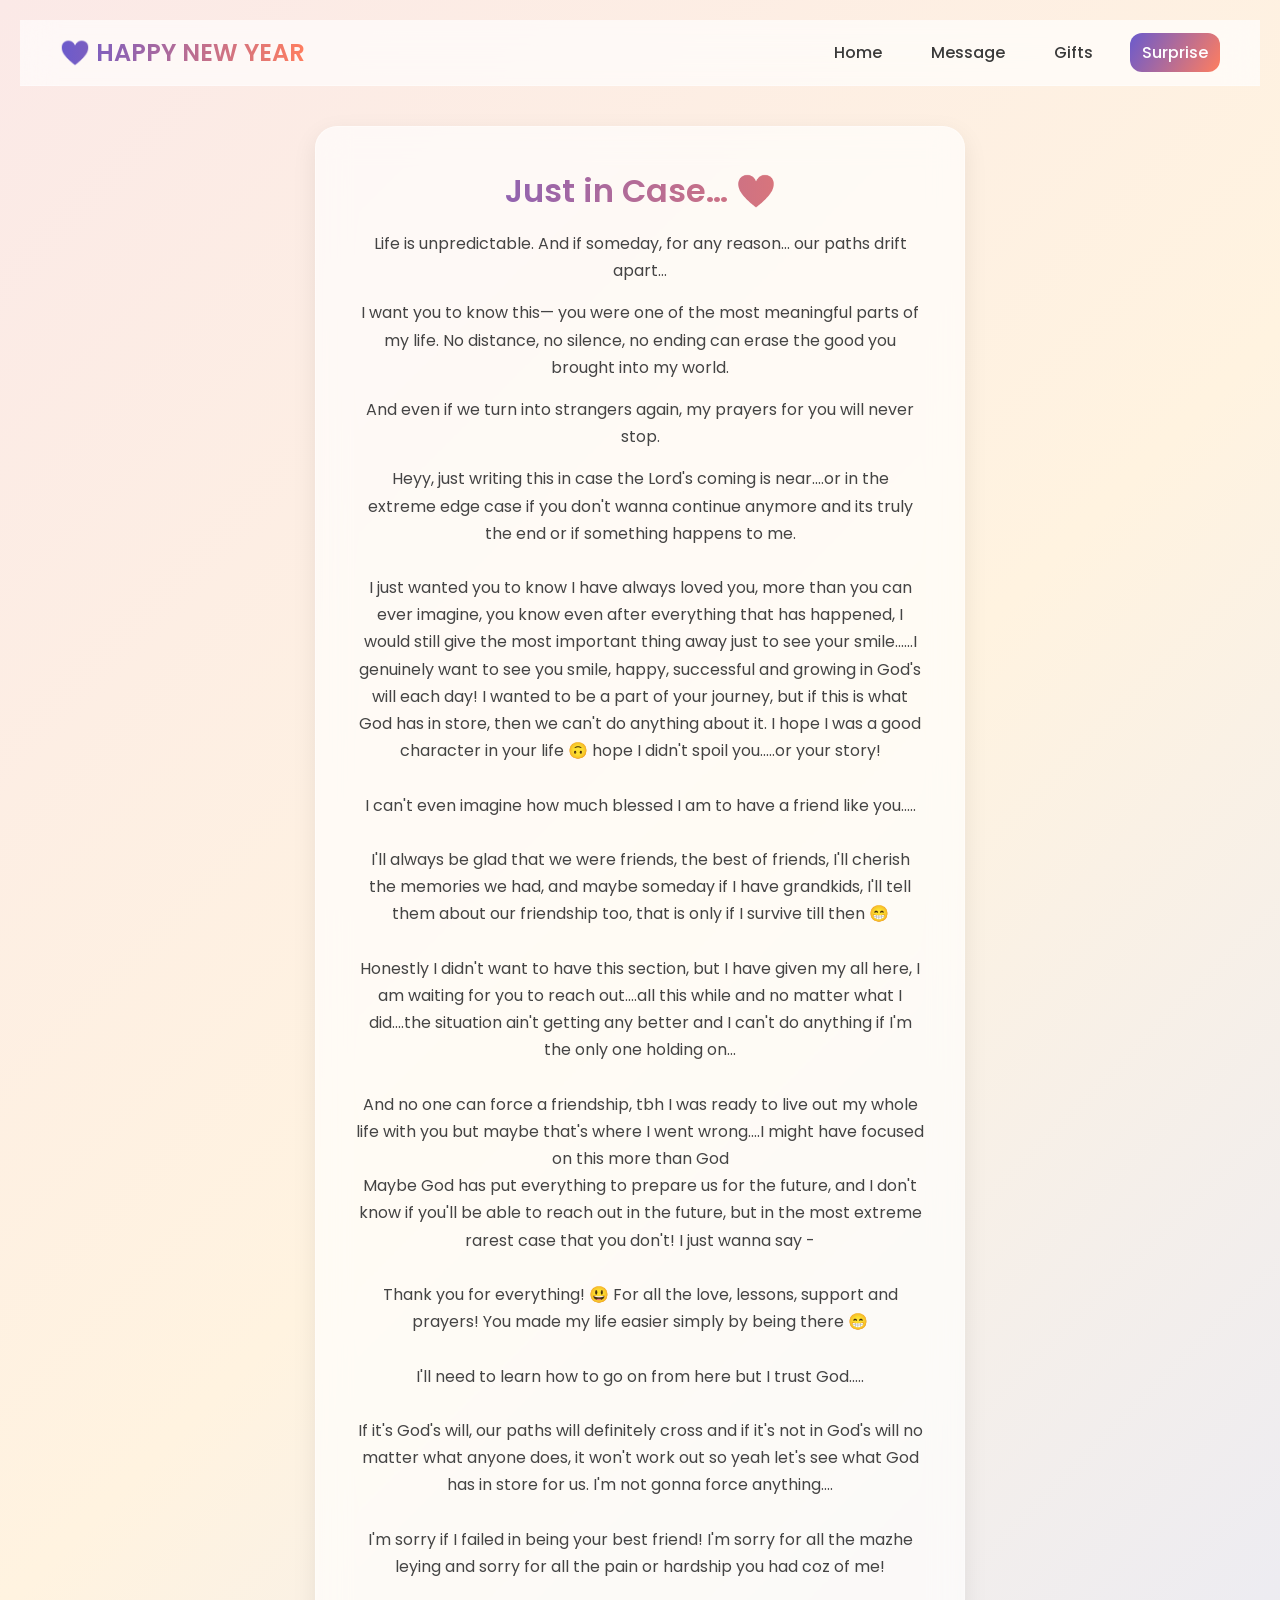
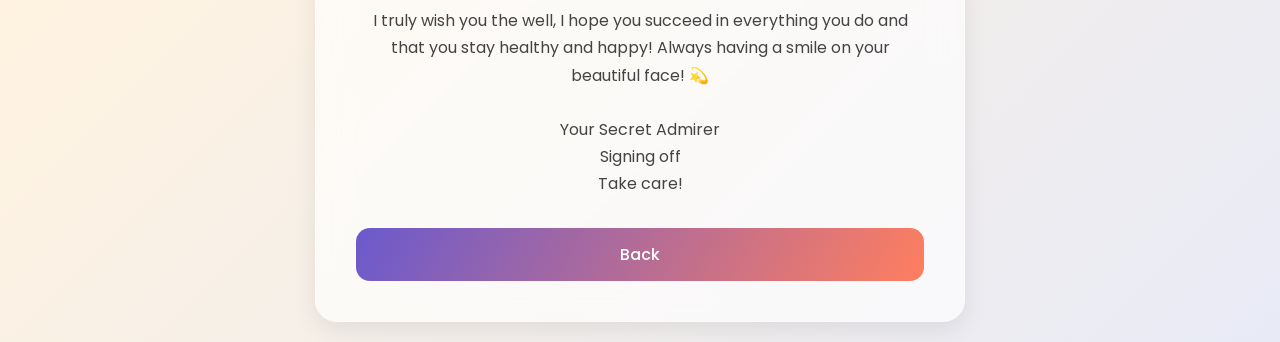
<file: final.html>
<!DOCTYPE html>
<html lang="en">
<head>
  <meta charset="UTF-8">
  <meta name="viewport" content="width=device-width, initial-scale=1.0">
  <title>If One Day…</title>
  <style>
    @import url('https://fonts.googleapis.com/css2?family=Poppins:wght@300;400;500;600&display=swap');

    :root {
      --bg-gradient: linear-gradient(135deg, #fbe9e7, #fff3e0, #e8eaf6);
      --card-bg: rgba(255, 255, 255, 0.65);
      --glass-border: rgba(255, 255, 255, 0.35);
      --primary: #6a5acd;
      --secondary: #ff7e5f;
      --text: #3a3a3a;
    }

    * {
      margin: 0;
      padding: 0;
      box-sizing: border-box;
      font-family: "Poppins", sans-serif;
    }

    body {
      min-height: 100vh;
      background: var(--bg-gradient);
      display: flex;
      justify-content: center;
      padding: 20px;
      color: var(--text);
      flex-direction: column;
      align-items: center;
    }

    /* ---------------- NAVBAR ---------------- */
    nav.navbar {
      width: 100%;
      background: var(--card-bg);
      backdrop-filter: blur(16px);
      border-bottom: 1px solid var(--glass-border);
      display: flex;
      justify-content: space-between;
      align-items: center;
      padding: 15px 40px;
      position: sticky;
      top: 0;
      z-index: 1000;
    }

    .navbar .logo {
      font-size: 1.5rem;
      font-weight: 600;
      background: linear-gradient(90deg, var(--primary), var(--secondary));
      -webkit-background-clip: text;
      color: transparent;
    }

    .nav-links {
      list-style: none;
      display: flex;
      gap: 25px;
      align-items: center;
    }

    .nav-links li a {
      text-decoration: none;
      color: var(--text);
      font-weight: 500;
      padding: 8px 12px;
      border-radius: 12px;
      transition: 0.25s ease;
    }

    .nav-links li a:hover,
    .nav-links li a.active {
      background: linear-gradient(120deg, var(--primary), var(--secondary));
      color: #fff;
    }

    .nav-links .close-btn {
      display: none;
      cursor: pointer;
      font-size: 1.2rem;
      margin-left: auto;
    }

    /* ---------------- HAMBURGER ---------------- */
    #menu-toggle {
      display: none;
    }

    .hamburger {
      display: none;
      flex-direction: column;
      gap: 5px;
      cursor: pointer;
    }

    .hamburger span {
      width: 25px;
      height: 3px;
      background: var(--text);
      border-radius: 2px;
      transition: 0.3s;
    }

    #menu-toggle:checked + .hamburger span:nth-child(1) {
      transform: rotate(45deg) translate(5px, 5px);
    }
    #menu-toggle:checked + .hamburger span:nth-child(2) {
      opacity: 0;
    }
    #menu-toggle:checked + .hamburger span:nth-child(3) {
      transform: rotate(-45deg) translate(5px, -5px);
    }

    #menu-toggle:checked ~ .nav-links {
      display: flex;
      flex-direction: column;
      position: fixed;
      top: 0;
      right: 0;
      width: 200px;
      height: 100vh;
      padding: 80px 20px;
      background: var(--card-bg);
      backdrop-filter: blur(16px);
      border-left: 1px solid var(--glass-border);
      gap: 20px;
    }

    #menu-toggle:checked ~ .nav-links .close-btn {
      display: block;
    }

    /* ---------------- CONTAINER ---------------- */
    .container {
      width: 95%;
      max-width: 650px;
      background: var(--card-bg);
      backdrop-filter: blur(16px);
      padding: 40px;
      border-radius: 22px;
      border: 1px solid var(--glass-border);
      box-shadow: 0 8px 25px rgba(0,0,0,0.08);
      text-align: center;
      margin-top: 40px;
    }

    h1 {
      font-size: 2rem;
      margin-bottom: 15px;
      background: linear-gradient(90deg, var(--primary), var(--secondary));
      -webkit-background-clip: text;
      color: transparent;
      font-weight: 600;
    }

    p {
      margin-top: 15px;
      font-size: 1rem;
      line-height: 1.7;
      color: #444;
    }

    .button-group {
      margin-top: 30px;
      display: flex;
      flex-direction: column;
      gap: 15px;
    }

    .btn {
      text-decoration: none;
      padding: 14px 20px;
      border-radius: 14px;
      background: linear-gradient(120deg, var(--primary), var(--secondary));
      color: #fff;
      font-weight: 500;
      transition: 0.25s ease;
    }

    .btn:hover {
      transform: translateY(-3px);
      opacity: 0.9;
    }

    /* ---------------- RESPONSIVE ---------------- */
    @media (max-width: 768px) {
      .nav-links {
        display: none;
        flex-direction: column;
        gap: 20px;
      }
      .hamburger {
        display: flex;
        margin-left: 12px;
      }
    }
  </style>
</head>
<body>

<!-- NAVBAR START -->
<nav class="navbar">
  <div class="logo">💜 HAPPY NEW YEAR</div>

  <input type="checkbox" id="menu-toggle">
  <label class="hamburger" for="menu-toggle">
    <span></span>
    <span></span>
    <span></span>
  </label>

  <ul class="nav-links">
    <li><a href="index.html">Home</a></li>
    <li><a href="message.html">Message</a></li>
    <li><a href="gifts.html">Gifts</a></li>
    <li><a href="final.html" class="active" >Surprise</a></li>
    <!-- <li class="close-btn" onclick="document.getElementById('menu-toggle').checked=false;">✕</li> -->
  </ul>
</nav>
</nav>
<div class="container">
  <h1>Just in Case… 🖤</h1>

  <p>
    Life is unpredictable.  
    And if someday, for any reason…  
    our paths drift apart…
  </p>

  <p>
    I want you to know this—  
    you were one of the most meaningful parts of my life.  
    No distance, no silence, no ending  
    can erase the good you brought into my world.
  </p>

  <p>
    And even if we turn into strangers again,  
    my prayers for you will never stop.
  </p>

  <!-- YOUR MESSAGE INSERTED BELOW, UNCHANGED -->
  <p>
Heyy, just writing this in case the Lord's coming is near....or in the extreme edge case if you don't wanna continue anymore and its truly the end or if something happens to me.
<br> <br>
I just wanted you to know I have always loved you, more than you can ever imagine, you know even after everything that has happened, I would still give the most important thing away just to see your smile......I genuinely want to see you smile, happy, successful and growing in God's will each day! 
I wanted to be a part of your journey, but if this is what God has in store, then we can't do anything about it.
I hope I was a good character in your life 🙃 hope I didn't spoil you.....or your story!
<br> <br>
I can't even imagine how much blessed I am to have a friend like you.....
<br> <br>
I'll always be glad that we were friends, the best of friends, I'll cherish the memories we had, and maybe someday if I have grandkids, I'll tell them about our friendship too, that is only if I survive till then 😁
<br><br>
Honestly I didn't want to have this section, but I have given my all here, I am waiting for you to reach out....all this while and no matter what I did....the situation ain't getting any better and I can't do anything if I'm the only one holding on...
<br><br>
And no one can force a friendship, tbh I was ready to live out my whole life with you but maybe that's where I went wrong....I might have focused on this more than God
<br>
Maybe God has put everything to prepare us for the future, and I don't know if you'll be able to reach out in the future, but in the most extreme rarest case that you don't!
I just wanna say -
<br><br>
Thank you for everything! 😃
For all the love, lessons, support and prayers!
You made my life easier simply by being there 😁
<br><br>
I'll need to learn how to go on from here but I trust God.....
<br><br>
If it's God's will, our paths will definitely cross and if it's not in God's will no matter what anyone does, it won't work out so yeah let's see what God has in store for us.
I'm not gonna force anything....
<br><br>
I'm sorry if I failed in being your best friend! I'm sorry for all the mazhe leying and sorry for all the pain or hardship you had coz of me!
<br><br>
I truly wish you the well, I hope you succeed in everything you do and that you stay healthy and happy!
Always having a smile on your beautiful face! 💫
<br><br>
Your Secret Admirer  <br>
Signing off 
<br>
Take care!
  </p>

  <div class="button-group">
    <a href="index.html" class="btn">Back</a>
  </div>
</div>

</body>
</html>
</file>
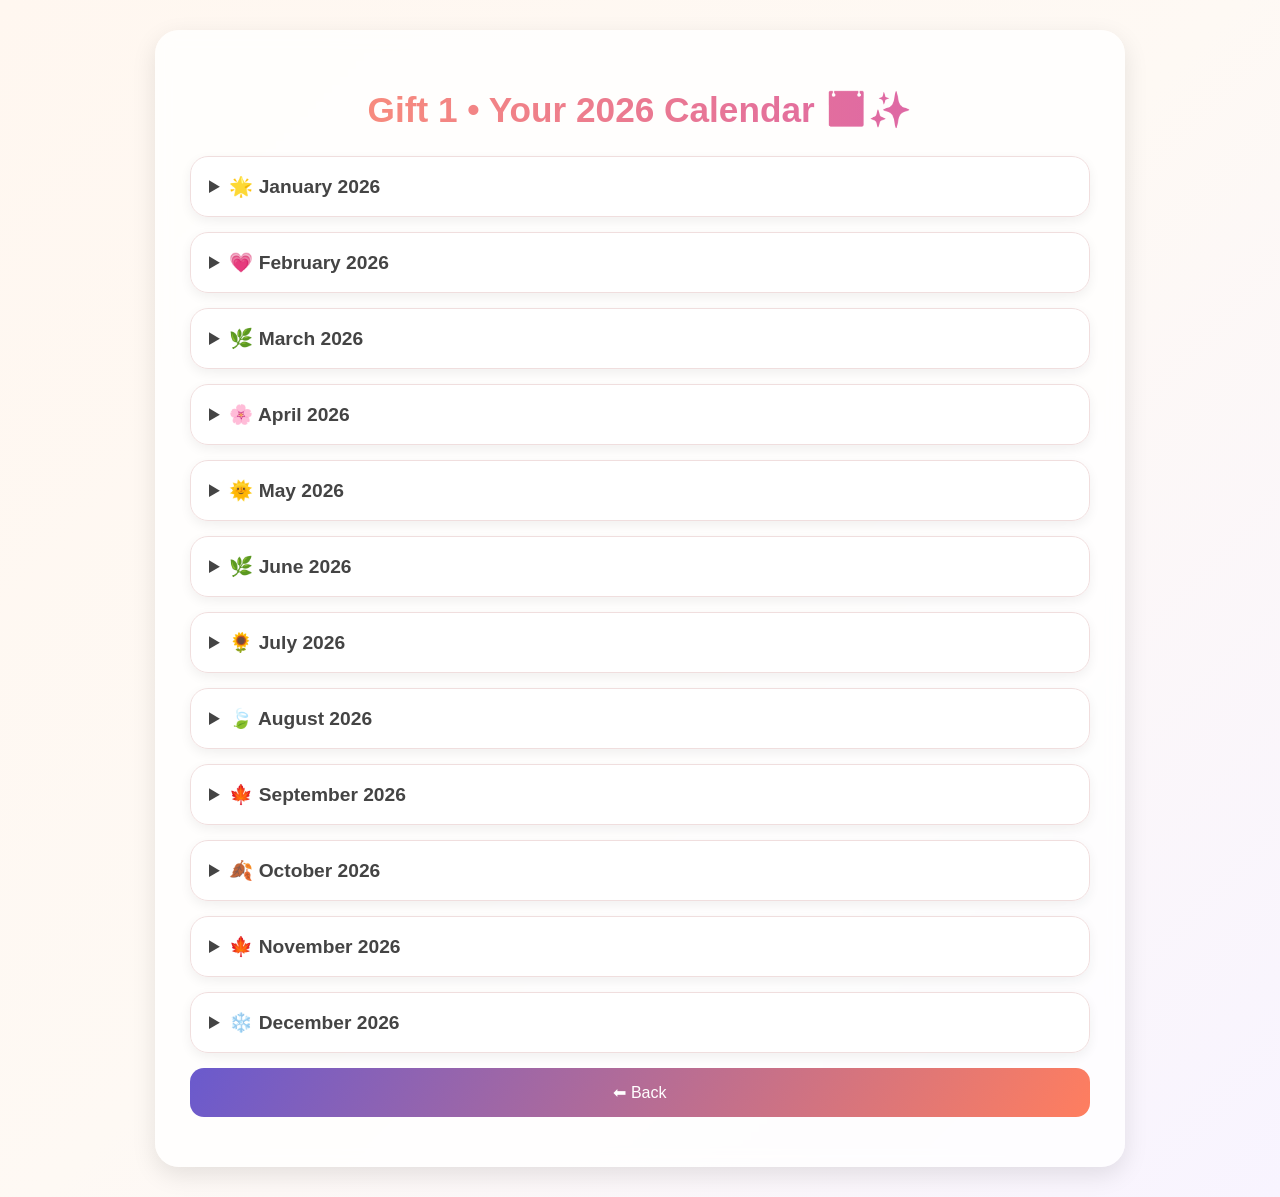
<file: gift1.html>
<!DOCTYPE html>
<html lang="en">
<head>
<meta charset="UTF-8">
<meta name="viewport" content="width=device-width, initial-scale=1.0">
<title>Gift 1 • 2026 Calendar</title>

<style>
  body {
    font-family: 'Poppins', sans-serif;
    background: linear-gradient(135deg, #fff7f0, #fef9f4, #f8f4ff);
    margin: 0;
    padding: 30px;
    display: flex;
    justify-content: center;
  }

  .container {
    width: 95%;
    max-width: 900px;
    background: #ffffffcc;
    padding: 35px;
    border-radius: 24px;
    box-shadow: 0 8px 25px rgba(0,0,0,0.1);
    backdrop-filter: blur(8px);
  }

  h1 {
    text-align: center;
    font-size: 2.2rem;
    background: linear-gradient(90deg, #ff9671, #d65db1);
    -webkit-background-clip: text;
    color: transparent;
    margin-bottom: 25px;
  }

  details {
    background: #ffffffee;
    margin: 15px 0;
    padding: 18px;
    border-radius: 18px;
    border: 1px solid #f0dede;
    box-shadow: 0 4px 12px rgba(0,0,0,0.06);
  }

  summary {
    font-size: 1.2rem;
    font-weight: 600;
    cursor: pointer;
    color: #444;
  }

  .quote {
    font-size: 0.95rem;
    margin-bottom: 10px;
    color: #6a4f4b;
    font-style: italic;
  }

  .calendar {
    display: grid;
    grid-template-columns: repeat(7, 1fr);
    gap: 8px;
    margin-top: 15px;
  }

  .day-name {
    font-weight: 600;
    text-align: center;
    padding: 10px 0;
    border-radius: 10px;
    background: #ffe9e0;
    color: #5a4a47;
    font-size: 0.9rem;
  }

  .day {
    text-align: center;
    padding: 14px 0;
    background: #fff;
    border-radius: 14px;
    font-size: 0.9rem;
    border: 1px solid #f1e4e4;
    box-shadow: 0 2px 5px rgba(0,0,0,0.04);
  }

  .empty {
    background: transparent;
    border: none;
    box-shadow: none;
  }

  .highlight {
    background: #ffe1eb !important;
    border: 1px solid #ffb8cf !important;
    color: #c73863;
    font-weight: 700;
  }

  .back-btn {
    display: block;
    margin: 15px 0;
    padding: 15px;
    border-radius: 14px;
    text-decoration: none;
    background: linear-gradient(120deg, #6a5acd, #ff7e5f);
    color: white;
    font-weight: 500;
    transition: 0.3s ease;
    text-align: center;
  }

  .day.highlight {
  position: relative;
}

.back-btn:hover {
    transform: translateY(-4px);
    opacity: 0.9;
  }

/* hidden by default */
.day.highlight .popup {
  display: none;
  position: absolute;
  top: -90px;
  left: 50%;
  transform: translateX(-50%);
  width: 180px;
  background: #fff0f5;
  border: 1px solid #ffb8cf;
  color: #c73863;
  font-weight: 600;
  text-align: center;
  padding: 8px 12px;
  border-radius: 12px;
  box-shadow: 0 4px 12px rgba(0,0,0,0.08);
  line-height: 1.4;
  z-index: 10;
}

/* Show popup when the parent details is open */
details[open] .day.highlight .popup {
  display: block;
}


</style>

</head>
<body>
  
<div class="container">

<h1>Gift 1 • Your 2026 Calendar 📅✨</h1>

<!-- ----------------------------------------------------------
     JANUARY 2026  (Starts Thursday)
----------------------------------------------------------- -->
<details>
  <summary>🌟 January 2026</summary>
  <p class="quote">“New year, new you… or at least new excuses to walk past the fridge and put that yoga mat to use!”</p>

  <div class="calendar">
    <!-- Row: Day names -->
    <div class="day-name">Sun</div><div class="day-name">Mon</div><div class="day-name">Tue</div>
    <div class="day-name">Wed</div><div class="day-name">Thu</div><div class="day-name">Fri</div><div class="day-name">Sat</div>

    <!-- Jan 2026 starts on Thu: (Sun-Mon-Tue-Wed empty) -->
    <div class="empty"></div><div class="empty"></div><div class="empty"></div><div class="empty"></div>

    <div class="day">1</div><div class="day">2</div><div class="day">3</div><div class="day">4</div>

    <div class="day">5</div><div class="day">6</div><div class="day">7</div>
    <div class="day">8</div><div class="day">9</div><div class="day">10</div><div class="day">11</div>

    <div class="day">12</div><div class="day">13</div><div class="day">14</div>
    <div class="day">15</div><div class="day">16</div><div class="day">17</div><div class="day">18</div>

    <div class="day">19</div><div class="day">20</div><div class="day">21</div>
    <div class="day">22</div><div class="day">23</div><div class="day">24</div><div class="day">25</div>

    <div class="day">26</div><div class="day">27</div><div class="day">28</div>
    <div class="day">29</div><div class="day">30</div><div class="day">31</div><div class="empty"></div>
  </div>
</details>

<!-- ----------------------------------------------------------
     FEBRUARY 2026 (Starts Sunday) – 28 days
----------------------------------------------------------- -->
<details>
  <summary>💗 February 2026</summary>
  <p class="quote">Love yourself enough to sweat a little… and rock those exercise sessions like a queen.”</p>

  <div class="calendar">
    <div class="day-name">Sun</div><div class="day-name">Mon</div><div class="day-name">Tue</div>
    <div class="day-name">Wed</div><div class="day-name">Thu</div><div class="day-name">Fri</div><div class="day-name">Sat</div>

    <div class="day">1</div><div class="day">2</div><div class="day">3</div>
    <div class="day">4</div><div class="day">5</div><div class="day">6</div><div class="day">7</div>

    <div class="day">8</div><div class="day">9</div><div class="day">10</div>
    <div class="day">11</div><div class="day">12</div><div class="day">13</div><div class="day">14</div>

    <div class="day">15</div><div class="day">16</div><div class="day">17</div>
    <div class="day">18</div><div class="day">19</div><div class="day">20</div><div class="day">21</div>

    <div class="day">22</div><div class="day">23</div><div class="day">24</div>
    <div class="day">25</div><div class="day">26</div><div class="day">27</div><div class="day">28</div>
  </div>
</details>

<!-- ----------------------------------------------------------
     MARCH 2026 (Starts Sunday)
----------------------------------------------------------- -->
<details>
  <summary>🌿 March 2026</summary>
  <p class="quote">“Spring is here! Time to grow… not just flowers, but those muscles too :) You’re becoming someone you can be proud of.”</p>

  <div class="calendar">
    <div class="day-name">Sun</div><div class="day-name">Mon</div><div class="day-name">Tue</div>
    <div class="day-name">Wed</div><div class="day-name">Thu</div><div class="day-name">Fri</div><div class="day-name">Sat</div>

    <div class="day">1</div><div class="day">2</div><div class="day">3</div>
    <div class="day">4</div><div class="day">5</div><div class="day">6</div><div class="day">7</div>

    <div class="day">8</div><div class="day">9</div><div class="day">10</div>
    <div class="day">11</div><div class="day">12</div><div class="day">13</div><div class="day">14</div>

    <div class="day">15</div><div class="day">16</div><div class="day">17</div>
    <div class="day">18</div><div class="day">19</div><div class="day">20</div><div class="day">21</div>

    <div class="day">22</div><div class="day">23</div><div class="day">24</div>
    <div class="day">25</div><div class="day">26</div><div class="day">27</div><div class="day">28</div>

    <div class="day">29</div><div class="day">30</div><div class="day">31</div><div class="empty"></div>
  </div>
</details>

<!-- ----------------------------------------------------------
     APRIL 2026 (Starts Wednesday)
----------------------------------------------------------- -->
<details>
  <summary>🌸 April 2026</summary>
  <p class="quote">“Every new day is a gift… a gift to try that workout you’ve been scrolling past.”</p>

  <div class="calendar">
    <div class="day-name">Sun</div><div class="day-name">Mon</div><div class="day-name">Tue</div>
    <div class="day-name">Wed</div><div class="day-name">Thu</div><div class="day-name">Fri</div><div class="day-name">Sat</div>

    <!-- Empty slots before 1st April (Wed) -->
    <div class="empty"></div><div class="empty"></div><div class="empty"></div>

    <!-- Days of April -->
    <div class="day">1</div><div class="day">2</div><div class="day">3</div><div class="day">4</div>
    <div class="day">5</div><div class="day">6</div><div class="day">7</div>
    <div class="day">8</div><div class="day">9</div><div class="day">10</div><div class="day">11</div>

    <div class="day highlight">12
      <span class="popup">🎉 Happy Birthday!<br>You are getting old!<br>Congratulations :)</span>
    </div>

    <div class="day">13</div><div class="day">14</div><div class="day">15</div>
    <div class="day">16</div><div class="day">17</div><div class="day">18</div><div class="day">19</div>
    <div class="day">20</div><div class="day">21</div><div class="day">22</div>
    <div class="day">23</div><div class="day">24</div><div class="day">25</div><div class="day">26</div>
    <div class="day">27</div><div class="day">28</div><div class="day">29</div>
    <div class="day">30</div>
  </div>
</details>

<!-- ----------------------------------------------------------
     MAY 2026 (Starts Friday)
----------------------------------------------------------- -->
<details>
  <summary>🌞 May 2026</summary>
  <p class="quote">“Be grateful for small wins… like doing one more push-up than yesterday!”</p>

  <div class="calendar">
    <div class="day-name">Sun</div><div class="day-name">Mon</div><div class="day-name">Tue</div>
    <div class="day-name">Wed</div><div class="day-name">Thu</div><div class="day-name">Fri</div><div class="day-name">Sat</div>

    <!-- May starts on Friday -->
    <div class="empty"></div><div class="empty"></div><div class="empty"></div>
    <div class="empty"></div><div class="empty"></div><div class="day">1</div><div class="day">2</div>

    <div class="day">3</div><div class="day">4</div><div class="day">5</div>
    <div class="day">6</div><div class="day">7</div><div class="day">8</div><div class="day">9</div>

    <div class="day">10</div><div class="day">11</div><div class="day">12</div>
    <div class="day">13</div><div class="day">14</div><div class="day">15</div><div class="day">16</div>

    <div class="day">17</div><div class="day">18</div><div class="day">19</div>
    <div class="day">20</div><div class="day">21</div><div class="day">22</div><div class="day">23</div>

    <div class="day">24</div><div class="day">25</div><div class="day">26</div>
    <div class="day">27</div><div class="day">28</div><div class="day">29</div><div class="day">30</div>

    <div class="day">31</div><div class="empty"></div><div class="empty"></div>
    <div class="empty"></div><div class="empty"></div><div class="empty"></div><div class="empty"></div>
  </div>
</details>

<!-- ----------------------------------------------------------
     JUNE 2026 (Starts Monday)
----------------------------------------------------------- -->
<details>
  <summary>🌿 June 2026</summary>
  <p class="quote">“Be strong and courageous… or at least strong enough to carry your grocery bags in one trip.”</p>

  <div class="calendar">
    <div class="day-name">Sun</div><div class="day-name">Mon</div><div class="day-name">Tue</div>
    <div class="day-name">Wed</div><div class="day-name">Thu</div><div class="day-name">Fri</div><div class="day-name">Sat</div>

    <div class="empty"></div><div class="day">1</div><div class="day">2</div>
    <div class="day">3</div><div class="day">4</div><div class="day">5</div><div class="day">6</div>

    <div class="day">7</div><div class="day">8</div><div class="day">9</div>
    <div class="day">10</div><div class="day">11</div><div class="day">12</div><div class="day">13</div>

    <div class="day">14</div><div class="day">15</div><div class="day">16</div>
    <div class="day">17</div><div class="day">18</div><div class="day">19</div><div class="day">20</div>

    <div class="day">21</div><div class="day">22</div><div class="day">23</div>
    <div class="day">24</div><div class="day">25</div><div class="day">26</div><div class="day">27</div>

    <div class="day">28</div><div class="day">29</div><div class="day">30</div>
    <div class="empty"></div><div class="empty"></div><div class="empty"></div><div class="empty"></div>
  </div>
</details>

<!-- ----------------------------------------------------------
     JULY 2026 (Starts Wednesday)
----------------------------------------------------------- -->
<details>
  <summary>🌻 July 2026</summary>
  <p class="quote">“Follow your path… even if it’s just a 5 min walk for now.”</p>
  <div class="calendar">
    <div class="day-name">Sun</div><div class="day-name">Mon</div><div class="day-name">Tue</div>
    <div class="day-name">Wed</div><div class="day-name">Thu</div><div class="day-name">Fri</div><div class="day-name">Sat</div>
    <div class="empty"></div><div class="empty"></div><div class="empty"></div>
    <div class="day">1</div><div class="day">2</div><div class="day">3</div><div class="day">4</div>
    <div class="day">5</div><div class="day">6</div><div class="day">7</div>
    <div class="day">8</div><div class="day">9</div><div class="day">10</div><div class="day">11</div>
    <div class="day">12</div><div class="day">13</div><div class="day">14</div>
    <div class="day">15</div><div class="day">16</div><div class="day">17</div><div class="day">18</div>
    <div class="day">19</div><div class="day">20</div><div class="day">21</div>
    <div class="day">22</div><div class="day">23</div><div class="day">24</div>
    <div class="day">25</div><div class="day">26</div><div class="day">27</div>
    <div class="day">28</div><div class="day">29</div><div class="day">30</div>
    <div class="day">31</div>
  </div>
</details>

<!-- ----------------------------------------------------------
     AUGUST 2026 (Starts Saturday)
----------------------------------------------------------- -->
<details>
  <summary>🍃 August 2026</summary>
  <p class="quote">“Your hard work is quietly paying off.”</p>

  <div class="calendar">
    <div class="day-name">Sun</div><div class="day-name">Mon</div><div class="day-name">Tue</div>
    <div class="day-name">Wed</div><div class="day-name">Thu</div><div class="day-name">Fri</div><div class="day-name">Sat</div>

    <div class="empty"></div><div class="empty"></div><div class="empty"></div>
    <div class="empty"></div><div class="empty"></div><div class="empty"></div><div class="day">1</div>

    <div class="day">2</div><div class="day">3</div><div class="day">4</div>
    <div class="day">5</div><div class="day">6</div><div class="day">7</div><div class="day">8</div>

    <div class="day">9</div><div class="day">10</div><div class="day">11</div>
    <div class="day">12</div><div class="day">13</div><div class="day">14</div><div class="day">15</div>

    <div class="day">16</div><div class="day">17</div><div class="day">18</div>
    <div class="day">19</div><div class="day">20</div><div class="day">21</div><div class="day">22</div>

    <div class="day">23</div><div class="day">24</div><div class="day">25</div>
    <div class="day">26</div><div class="day">27</div><div class="day">28</div><div class="day">29</div>

    <div class="day">30</div><div class="day">31</div><div class="empty"></div>
    <div class="empty"></div><div class="empty"></div><div class="empty"></div><div class="empty"></div>
  </div>
</details>

<!-- ----------------------------------------------------------
     SEPTEMBER 2026 (Starts Tuesday)
----------------------------------------------------------- -->
<details>
  <summary>🍁 September 2026</summary>
  <p class="quote">“Be gentle with yourself — you’re learning.”</p>

  <div class="calendar">
    <div class="day-name">Sun</div><div class="day-name">Mon</div><div class="day-name">Tue</div>
    <div class="day-name">Wed</div><div class="day-name">Thu</div><div class="day-name">Fri</div><div class="day-name">Sat</div>

    <div class="empty"></div><div class="empty"></div><div class="day">1</div>
    <div class="day">2</div><div class="day">3</div><div class="day">4</div><div class="day">5</div>

    <div class="day">6</div><div class="day">7</div><div class="day">8</div>
    <div class="day">9</div><div class="day">10</div><div class="day">11</div><div class="day">12</div>

    <div class="day">13</div><div class="day">14</div><div class="day">15</div>
    <div class="day">16</div><div class="day">17</div><div class="day">18</div><div class="day">19</div>

    <div class="day">20</div><div class="day">21</div><div class="day">22</div>
    <div class="day">23</div><div class="day">24</div><div class="day">25</div><div class="day">26</div>

    <div class="day">27</div><div class="day">28</div><div class="day">29</div>
    <div class="day">30</div><div class="empty"></div><div class="empty"></div><div class="empty"></div>
  </div>
</details>

<!-- ----------------------------------------------------------
     OCTOBER 2026 (Starts Thursday)
----------------------------------------------------------- -->
<!-- ----------------------------------------------------------
     OCTOBER 2026 (Starts Thursday)
----------------------------------------------------------- -->
<details>
  <summary>🍂 October 2026</summary>
  <p class="quote">“You are becoming softer and stronger at the same time.”</p>

  <div class="calendar">
    <div class="day-name">Sun</div><div class="day-name">Mon</div><div class="day-name">Tue</div>
    <div class="day-name">Wed</div><div class="day-name">Thu</div><div class="day-name">Fri</div><div class="day-name">Sat</div>

    <!-- October starts on Thursday (empty Sun-Wed) -->
    <div class="empty"></div><div class="empty"></div><div class="empty"></div><div class="empty"></div>

    <div class="day">1</div><div class="day">2</div><div class="day">3</div>
    <div class="day">4</div><div class="day">5</div><div class="day">6</div><div class="day">7</div>

    <div class="day">8</div><div class="day">9</div><div class="day">10</div>
    <div class="day">11</div><div class="day">12</div><div class="day">13</div><div class="day">14</div>

    <div class="day">15</div><div class="day">16</div><div class="day">17</div>
    <div class="day">18</div><div class="day">19</div><div class="day">20</div><div class="day">21</div>

    <div class="day">22</div><div class="day">23</div><div class="day">24</div>
    <div class="day">25</div><div class="day">26</div><div class="day">27</div><div class="day">28</div>

    <div class="day">29</div><div class="day">30</div><div class="day">31</div>
    <div class="empty"></div><div class="empty"></div><div class="empty"></div><div class="empty"></div>
  </div>
</details>

<!-- ----------------------------------------------------------
     NOVEMBER 2026 (Starts Sunday)
----------------------------------------------------------- -->
<details>
  <summary>🍁 November 2026</summary>
  <p class="quote">“You’ve grown in ways you don’t even notice.”</p>

  <div class="calendar">
    <div class="day-name">Sun</div><div class="day-name">Mon</div><div class="day-name">Tue</div>
    <div class="day-name">Wed</div><div class="day-name">Thu</div><div class="day-name">Fri</div><div class="day-name">Sat</div>

    <div class="day">1</div><div class="day">2</div><div class="day">3</div>
    <div class="day">4</div><div class="day">5</div><div class="day">6</div><div class="day">7</div>

    <div class="day">8</div><div class="day">9</div><div class="day">10</div>
    <div class="day">11</div><div class="day">12</div><div class="day">13</div><div class="day">14</div>

    <div class="day">15</div><div class="day">16</div><div class="day">17</div>
    <div class="day">18</div><div class="day">19</div><div class="day">20</div><div class="day">21</div>

    <div class="day">22</div><div class="day">23</div><div class="day">24</div>
    <div class="day">25</div><div class="day">26</div><div class="day">27</div><div class="day">28</div>

    <div class="day">29</div><div class="day">30</div><div class="empty"></div>
    <div class="empty"></div><div class="empty"></div><div class="empty"></div><div class="empty"></div>
  </div>
</details>

<!-- ----------------------------------------------------------
     DECEMBER 2026 (Starts Tuesday)
----------------------------------------------------------- -->
<details>
  <summary>❄️ December 2026</summary>
  <p class="quote">“You made it. Be proud of every step. Give thanks for the journey… and for all the workouts you actually survived!”</p>

  <div class="calendar">
    <div class="day-name">Sun</div><div class="day-name">Mon</div><div class="day-name">Tue</div>
    <div class="day-name">Wed</div><div class="day-name">Thu</div><div class="day-name">Fri</div><div class="day-name">Sat</div>

    <div class="empty"></div><div class="empty"></div><div class="day">1</div>
    <div class="day">2</div><div class="day">3</div><div class="day">4</div><div class="day">5</div>

    <div class="day">6</div><div class="day">7</div><div class="day">8</div>
    <div class="day">9</div><div class="day">10</div><div class="day">11</div><div class="day">12</div>

    <div class="day">13</div><div class="day">14</div><div class="day">15</div>
    <div class="day">16</div><div class="day">17</div><div class="day">18</div><div class="day">19</div>

    <div class="day">20</div><div class="day">21</div><div class="day">22</div>
    <div class="day">23</div><div class="day">24</div><div class="day">25</div><div class="day">26</div>

    <div class="day">27</div><div class="day">28</div><div class="day">29</div>
    <div class="day">30</div><div class="day">31</div><div class="empty"></div><div class="empty"></div>
  </div>
</details>

<a href="gifts.html" class="back-btn">⬅ Back</a>

</div>
</body>
</html>
</file>
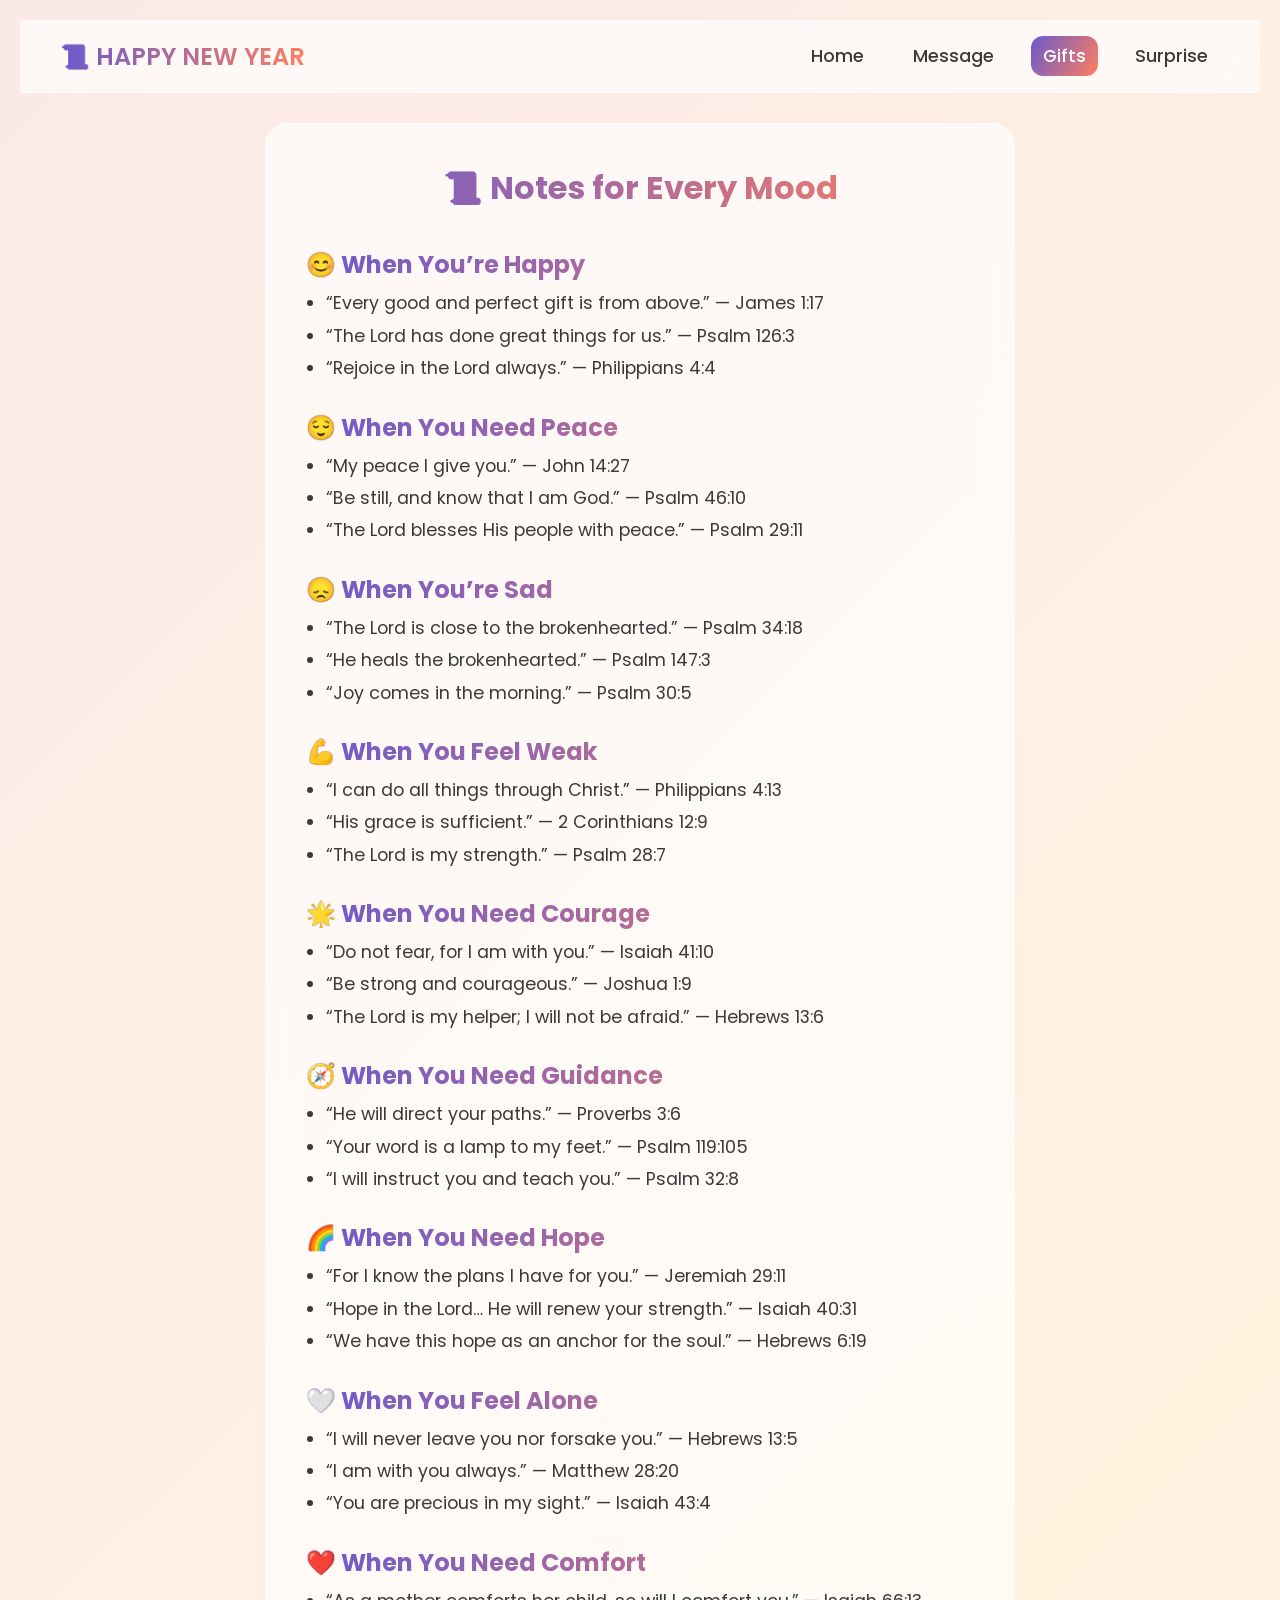
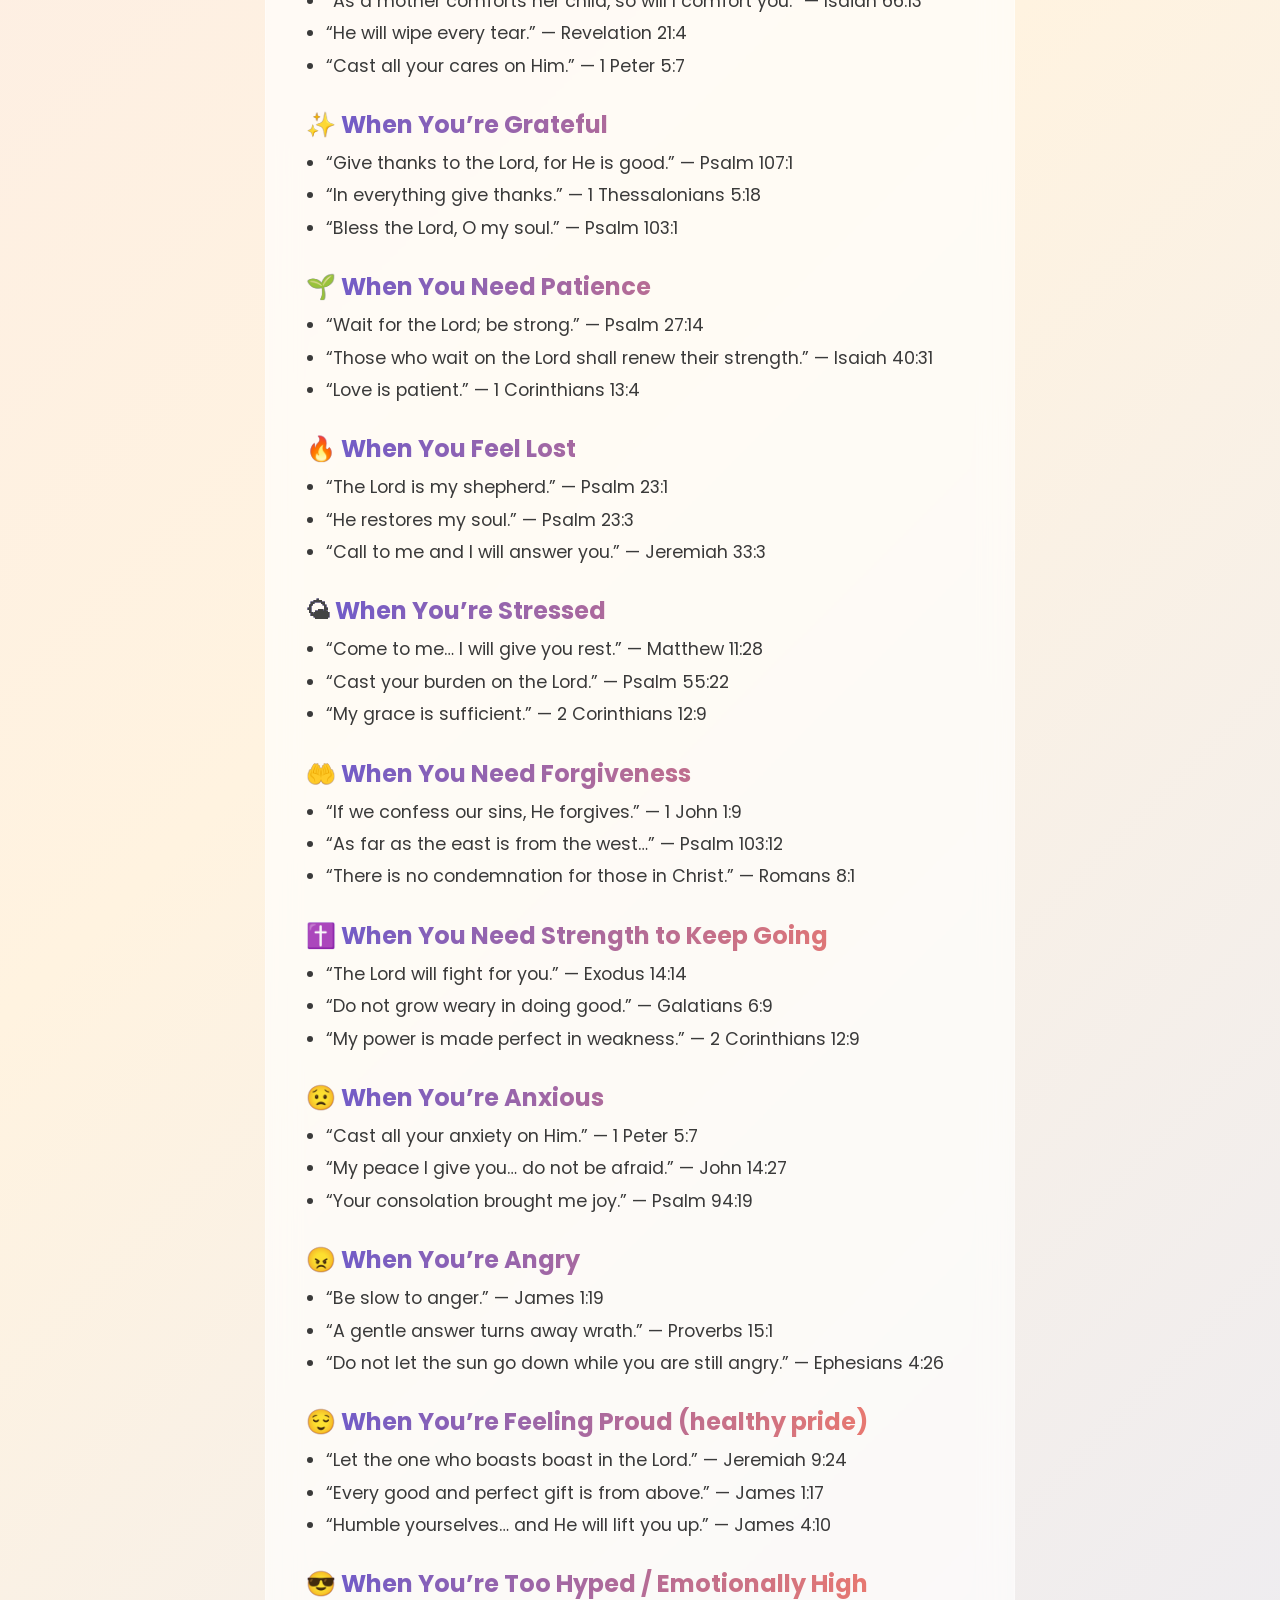
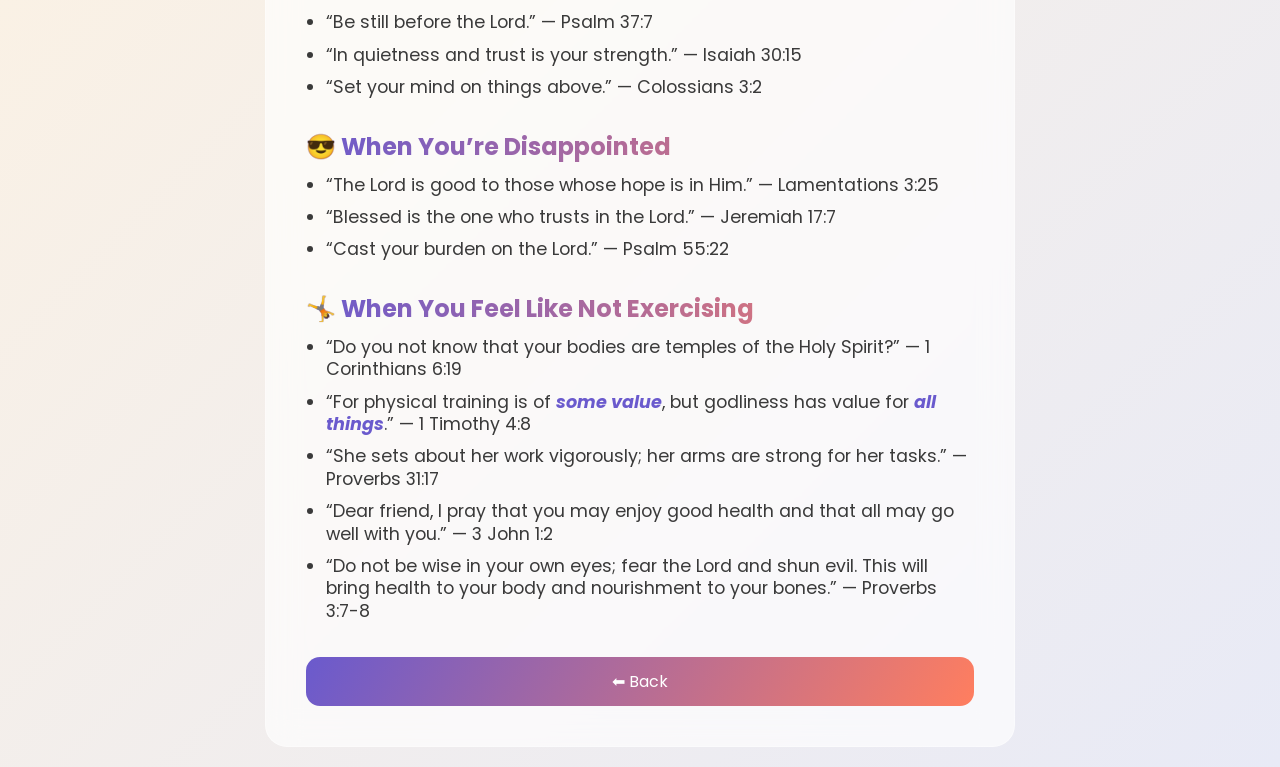
<file: gift3.html>
<!DOCTYPE html>
<html lang="en">
<head>
<meta charset="UTF-8">
<meta name="viewport" content="width=device-width, initial-scale=1.0">
<title>Gift 3 - Notes for Every Mood</title>

<style>
@import url('https://fonts.googleapis.com/css2?family=Poppins:wght@300;400;500;600&display=swap');

/* ---------------- ROOT VARIABLES ---------------- */
:root {
  --primary: #6a5acd;
  --secondary: #ff7e5f;
  --text: #3a3a3a;
  --card-bg: rgba(255, 255, 255, 0.65);
  --glass-border: rgba(255,255,255,0.35);
  --bg-gradient: linear-gradient(135deg, #fbe9e7, #fff3e0, #e8eaf6);
}

/* ---------------- GLOBAL ---------------- */
* {
  margin: 0;
  padding: 0;
  box-sizing: border-box;
  font-family: "Poppins", sans-serif;
}

body {
  min-height: 100vh;
  background: var(--bg-gradient);
  display: flex;
  flex-direction: column;
  align-items: center;
  padding: 20px;
  color: var(--text);
}

/* ---------------- NAVBAR ---------------- */
nav.navbar {
  width: 100%;
  background: var(--card-bg);
  backdrop-filter: blur(16px);
  border-bottom: 1px solid var(--glass-border);
  display: flex;
  justify-content: space-between;
  align-items: center;
  padding: 15px 40px;
  position: sticky;
  top: 0;
  z-index: 1000;
}

.navbar .logo {
  font-size: 1.5rem;
  font-weight: 600;
  background: linear-gradient(90deg, var(--primary), var(--secondary));
  -webkit-background-clip: text;
  color: transparent;
}

.nav-links {
  list-style: none;
  display: flex;
  gap: 25px;
  align-items: center;
}

.nav-links li a {
  text-decoration: none;
  color: var(--text);
  font-weight: 500;
  padding: 8px 12px;
  border-radius: 12px;
  transition: 0.25s ease;
}

.nav-links li a:hover,
.nav-links li a.active {
  background: linear-gradient(120deg, var(--primary), var(--secondary));
  color: #fff;
}

.nav-links .close-btn {
  display: none;
  cursor: pointer;
  font-size: 1.2rem;
  margin-left: auto;
}

/* ---------------- HAMBURGER ---------------- */
#menu-toggle {
  display: none;
}

.hamburger {
  display: none;
  flex-direction: column;
  gap: 5px;
  cursor: pointer;
}

.hamburger span {
  width: 25px;
  height: 3px;
  background: var(--text);
  border-radius: 2px;
  transition: 0.3s;
}

#menu-toggle:checked + .hamburger span:nth-child(1) {
  transform: rotate(45deg) translate(5px, 5px);
}
#menu-toggle:checked + .hamburger span:nth-child(2) {
  opacity: 0;
}
#menu-toggle:checked + .hamburger span:nth-child(3) {
  transform: rotate(-45deg) translate(5px, -5px);
}

#menu-toggle:checked ~ .nav-links {
  display: flex;
  flex-direction: column;
  position: fixed;
  top: 0;
  right: 0;
  width: 220px;
  height: 100vh;
  padding: 80px 20px;
  background: var(--card-bg);
  backdrop-filter: blur(16px);
  border-left: 1px solid var(--glass-border);
  gap: 20px;
}

#menu-toggle:checked ~ .nav-links .close-btn {
  display: block;
}

/* ---------------- CONTAINER ---------------- */
.container {
  width: 95%;
  max-width: 750px;
  background: var(--card-bg);
  padding: 40px;
  border-radius: 22px;
  backdrop-filter: blur(16px);
  border: 1px solid var(--glass-border);
  margin-top: 30px;
}

h1 {
  background: linear-gradient(90deg, var(--primary), var(--secondary));
  -webkit-background-clip: text;
  color: transparent;
  text-align: center;
  margin-bottom: 35px;
}

h2 {
  margin-top: 30px;
  background: linear-gradient(90deg, var(--primary), var(--secondary));
  -webkit-background-clip: text;
  color: transparent;
}

h2 > span {
  color: #444;
}

ul {
  /* margin-top: 12px; */
  padding-left: 20px;
}

li {
  margin: 10px 0;
  font-size: 1.1rem;
  line-height: 1.4rem;
}

.back {
  display: block;
  margin-top: 35px;
  text-align: center;
  padding: 12px;
  background: linear-gradient(120deg, var(--primary), var(--secondary));
  color: #fff;
  border-radius: 14px;
  text-decoration: none;
}

.hope {
  font-size: 1.05rem;
}

.exercise {
  color: var(--primary);
  font-weight: 700;
  font-style: italic;
}

@media (max-width: 768px) {
  body { padding: 20px; }

  .container { padding: 28px; border-radius: 18px; }

  h1 { font-size: 2rem; margin-bottom: 28px; }

  h2 { font-size: 1.2rem; margin-top: 22px; }

  li { font-size: 1.05rem; line-height: 1.5rem; }

  .back { font-size: 1.1rem; padding: 10px; }

  .hamburger { 
    display: flex;
    margin-left: 12px;
  }
  .nav-links { display: none; }
}
</style>
</head>

<body>
<!-- NAVBAR START -->
<nav class="navbar">
  <div class="logo">📜 HAPPY NEW YEAR</div>

  <input type="checkbox" id="menu-toggle">
  <label class="hamburger" for="menu-toggle">
    <span></span>
    <span></span>
    <span></span>
  </label>

  <ul class="nav-links">
    <li><a href="index.html">Home</a></li>
    <li><a href="message.html">Message</a></li>
    <li><a href="gifts.html" class="active">Gifts</a></li>
    <li><a href="./final.html">Surprise</a></li>
  </ul>
</nav>
<div class="container">
  <h1>📜 Notes for Every Mood</h1>

  <!-- HAPPY -->
  <h2><span>😊</span> When You’re Happy</h2>
  <ul>
    <li>“Every good and perfect gift is from above.” — James 1:17</li>
    <li>“The Lord has done great things for us.” — Psalm 126:3</li>
    <li>“Rejoice in the Lord always.” — Philippians 4:4</li>
  </ul>

  <!-- PEACE -->
  <h2><span>😌</span> When You Need Peace</h2>
  <ul>
    <li>“My peace I give you.” — John 14:27</li>
    <li>“Be still, and know that I am God.” — Psalm 46:10</li>
    <li>“The Lord blesses His people with peace.” — Psalm 29:11</li>
  </ul>

  <!-- SAD -->
  <h2><span>😞</span> When You’re Sad</h2>
  <ul>
    <li>“The Lord is close to the brokenhearted.” — Psalm 34:18</li>
    <li>“He heals the brokenhearted.” — Psalm 147:3</li>
    <li>“Joy comes in the morning.” — Psalm 30:5</li>
  </ul>

  <!-- WEAK -->
  <h2><span>💪</span> When You Feel Weak</h2>
  <ul>
    <li>“I can do all things through Christ.” — Philippians 4:13</li>
    <li>“His grace is sufficient.” — 2 Corinthians 12:9</li>
    <li>“The Lord is my strength.” — Psalm 28:7</li>
  </ul>

  <!-- COURAGE -->
  <h2><span>🌟</span> When You Need Courage</h2>
  <ul>
    <li>“Do not fear, for I am with you.” — Isaiah 41:10</li>
    <li>“Be strong and courageous.” — Joshua 1:9</li>
    <li>“The Lord is my helper; I will not be afraid.” — Hebrews 13:6</li>
  </ul>

  <!-- GUIDANCE -->
  <h2><span>🧭</span> When You Need Guidance</h2>
  <ul>
    <li>“He will direct your paths.” — Proverbs 3:6</li>
    <li>“Your word is a lamp to my feet.” — Psalm 119:105</li>
    <li>“I will instruct you and teach you.” — Psalm 32:8</li>
  </ul>

  <!-- HOPE -->
  <h2><span>🌈</span> When You Need Hope</h2>
  <ul class="hope">
    <li>“For I know the plans I have for you.” — Jeremiah 29:11</li>
    <li>“Hope in the Lord… He will renew your strength.” — Isaiah 40:31</li>
    <li>“We have this hope as an anchor for the soul.” — Hebrews 6:19</li>
  </ul>

  <!-- ALONE -->
  <h2><span>🤍</span> When You Feel Alone</h2>
  <ul>
    <li>“I will never leave you nor forsake you.” — Hebrews 13:5</li>
    <li>“I am with you always.” — Matthew 28:20</li>
    <li>“You are precious in my sight.” — Isaiah 43:4</li>
  </ul>

  <!-- COMFORT -->
  <h2><span>❤️</span> When You Need Comfort</h2>
  <ul>
    <li>“As a mother comforts her child, so will I comfort you.” — Isaiah 66:13</li>
    <li>“He will wipe every tear.” — Revelation 21:4</li> 
    <li>“Cast all your cares on Him.” — 1 Peter 5:7</li>
  </ul>

  <!-- GRATEFUL -->
  <h2><span>✨</span> When You’re Grateful</h2>
  <ul>
    <li>“Give thanks to the Lord, for He is good.” — Psalm 107:1</li>
    <li>“In everything give thanks.” — 1 Thessalonians 5:18</li>
    <li>“Bless the Lord, O my soul.” — Psalm 103:1</li>
  </ul>

  <!-- PATIENCE -->
  <h2><span>🌱</span> When You Need Patience</h2>
  <ul>
    <li>“Wait for the Lord; be strong.” — Psalm 27:14</li>
    <li>“Those who wait on the Lord shall renew their strength.” — Isaiah 40:31</li>
    <li>“Love is patient.” — 1 Corinthians 13:4</li>
  </ul>

  <!-- LOST -->
  <h2><span>🔥</span> When You Feel Lost</h2>
  <ul>
    <li>“The Lord is my shepherd.” — Psalm 23:1</li>
    <li>“He restores my soul.” — Psalm 23:3</li>
    <li>“Call to me and I will answer you.” — Jeremiah 33:3</li>
  </ul>

  <!-- STRESSED -->
  <h2><span>🌤</span> When You’re Stressed</h2>
  <ul>
    <li>“Come to me… I will give you rest.” — Matthew 11:28</li>
    <li>“Cast your burden on the Lord.” — Psalm 55:22</li>
    <li>“My grace is sufficient.” — 2 Corinthians 12:9</li>
  </ul>

  <!-- FORGIVENESS -->
  <h2><span>🤲</span> When You Need Forgiveness</h2>
  <ul>
    <li>“If we confess our sins, He forgives.” — 1 John 1:9</li>
    <li>“As far as the east is from the west…” — Psalm 103:12</li>
    <li>“There is no condemnation for those in Christ.” — Romans 8:1</li>
  </ul>

  <!-- KEEP GOING -->
  <h2><span>✝️</span> When You Need Strength to Keep Going</h2>
  <ul>
    <li>“The Lord will fight for you.” — Exodus 14:14</li>
    <li>“Do not grow weary in doing good.” — Galatians 6:9</li>
    <li>“My power is made perfect in weakness.” — 2 Corinthians 12:9</li>
  </ul>


   <!-- ANXIOUS -->
  <h2><span>😟</span> When You’re Anxious</h2>
  <ul>
    <li>“Cast all your anxiety on Him.” — 1 Peter 5:7</li>
    <li>“My peace I give you… do not be afraid.” — John 14:27</li>
    <li>“Your consolation brought me joy.” — Psalm 94:19</li>
  </ul>

  <!-- ANGRY -->
  <h2><span>😠</span> When You’re Angry</h2>
  <ul>
    <li>“Be slow to anger.” — James 1:19</li>
    <li>“A gentle answer turns away wrath.” — Proverbs 15:1</li>
    <li>“Do not let the sun go down while you are still angry.” — Ephesians 4:26</li>
  </ul>

  <!-- Healthy Pride -->
  <h2><span>😌</span> When You’re Feeling Proud (healthy pride)</h2>
  <ul>
    <li>“Let the one who boasts boast in the Lord.” — Jeremiah 9:24</li>
    <li>“Every good and perfect gift is from above.” — James 1:17</li>
    <li>“Humble yourselves… and He will lift you up.” — James 4:10</li>
  </ul>

  <!-- Too Hyped / Emotionally High -->
  <h2><span>😎</span> When You’re Too Hyped / Emotionally High</h2>
  <ul>
    <li>“Be still before the Lord.” — Psalm 37:7</li>
    <li>“In quietness and trust is your strength.” — Isaiah 30:15</li>
    <li>“Set your mind on things above.” — Colossians 3:2</li>
  </ul>

  <!-- Disappointed -->
  <h2><span>😎</span> When You’re Disappointed</h2>
  <ul>
    <li>“The Lord is good to those whose hope is in Him.” — Lamentations 3:25</li>
    <li>“Blessed is the one who trusts in the Lord.” — Jeremiah 17:7</li>
    <li>“Cast your burden on the Lord.” — Psalm 55:22</li>
  </ul>
  
<h2><span>🤸</span> When You Feel Like Not Exercising</h2>
<ul>
  <li>“Do you not know that your bodies are temples of the Holy Spirit?” — 1 Corinthians 6:19</li>
  <li>“For physical training is of <span class="exercise">some value</span>, but godliness has value for <span class="exercise">all things</span>.” — 1 Timothy 4:8</li>
  <li>“She sets about her work vigorously; her arms are strong for her tasks.” — Proverbs 31:17</li>
  <li>“Dear friend, I pray that you may enjoy good health and that all may go well with you.” — 3 John 1:2</li>
  <li>“Do not be wise in your own eyes; fear the Lord and shun evil. This will bring health to your body and nourishment to your bones.” — Proverbs 3:7-8</li>
</ul>

  <a class="back" href="gifts.html">⬅ Back</a>
</div>
</body>
</html>
</file>
